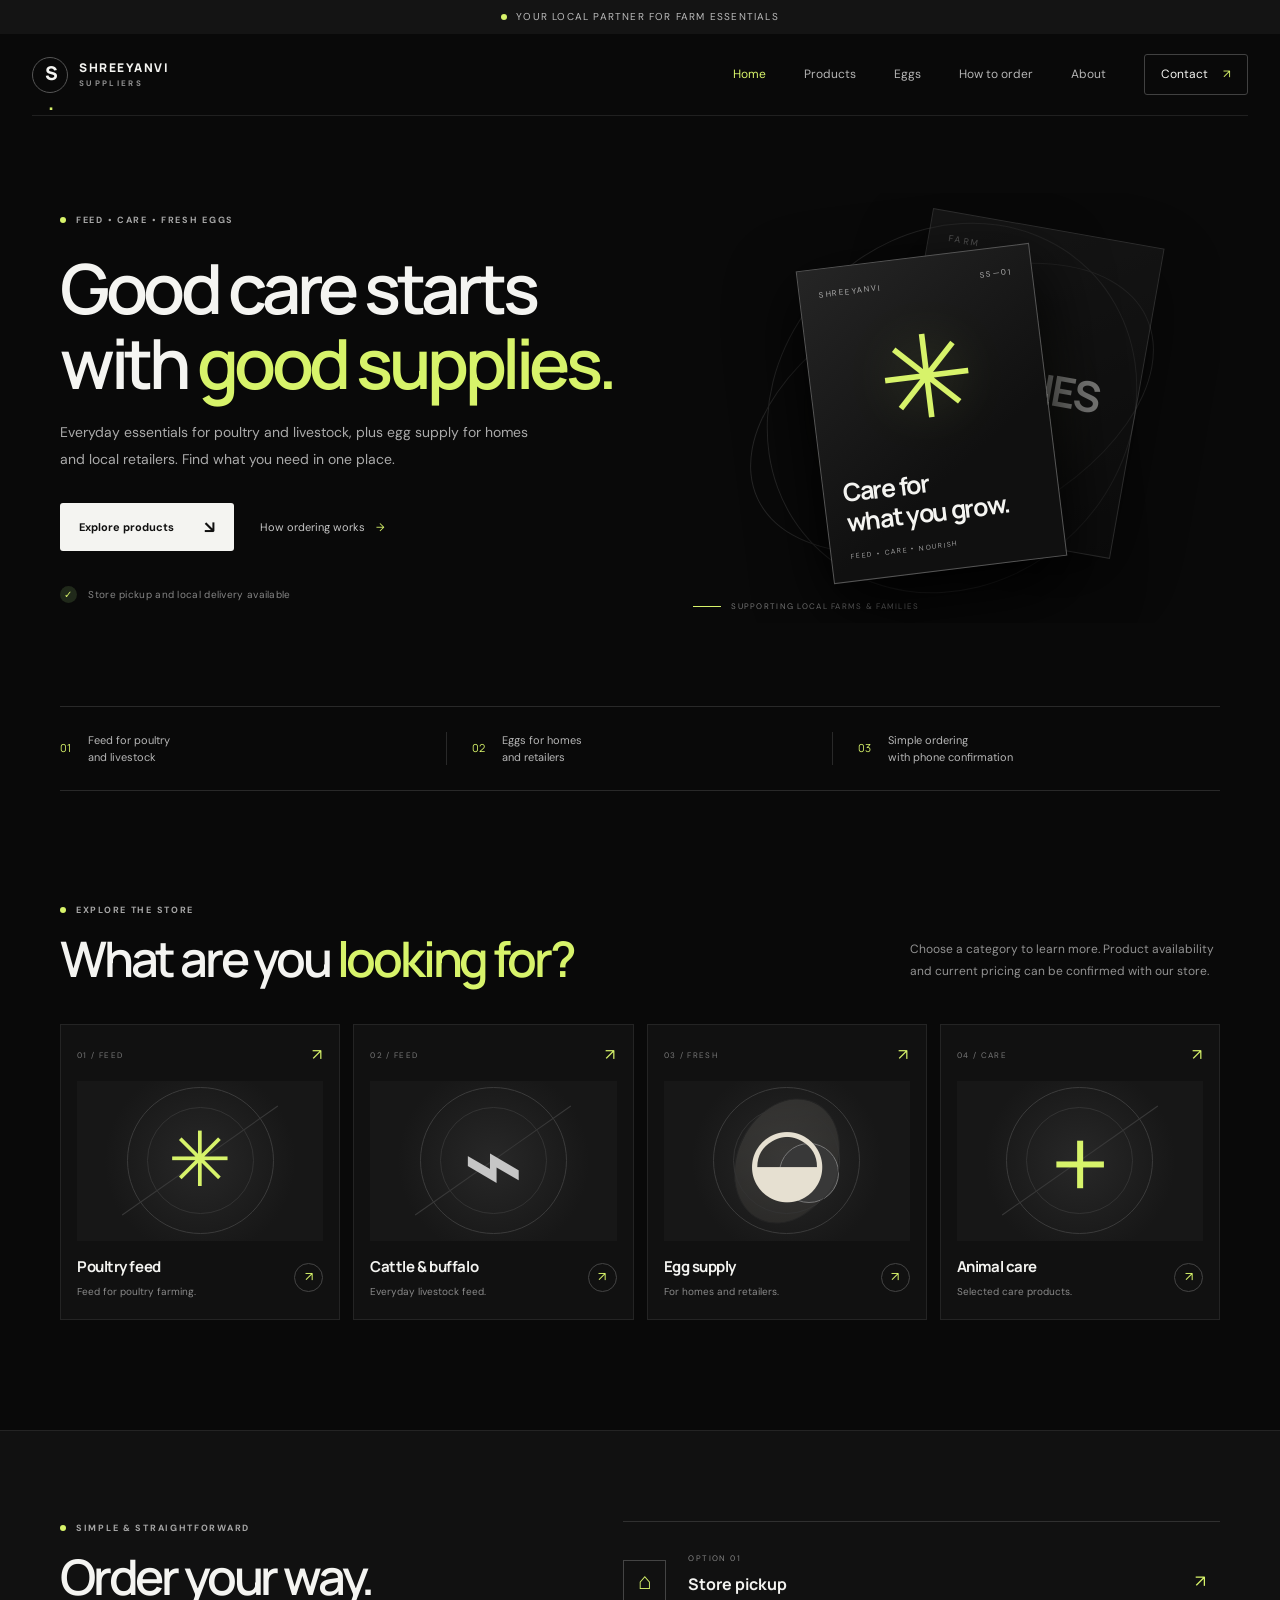
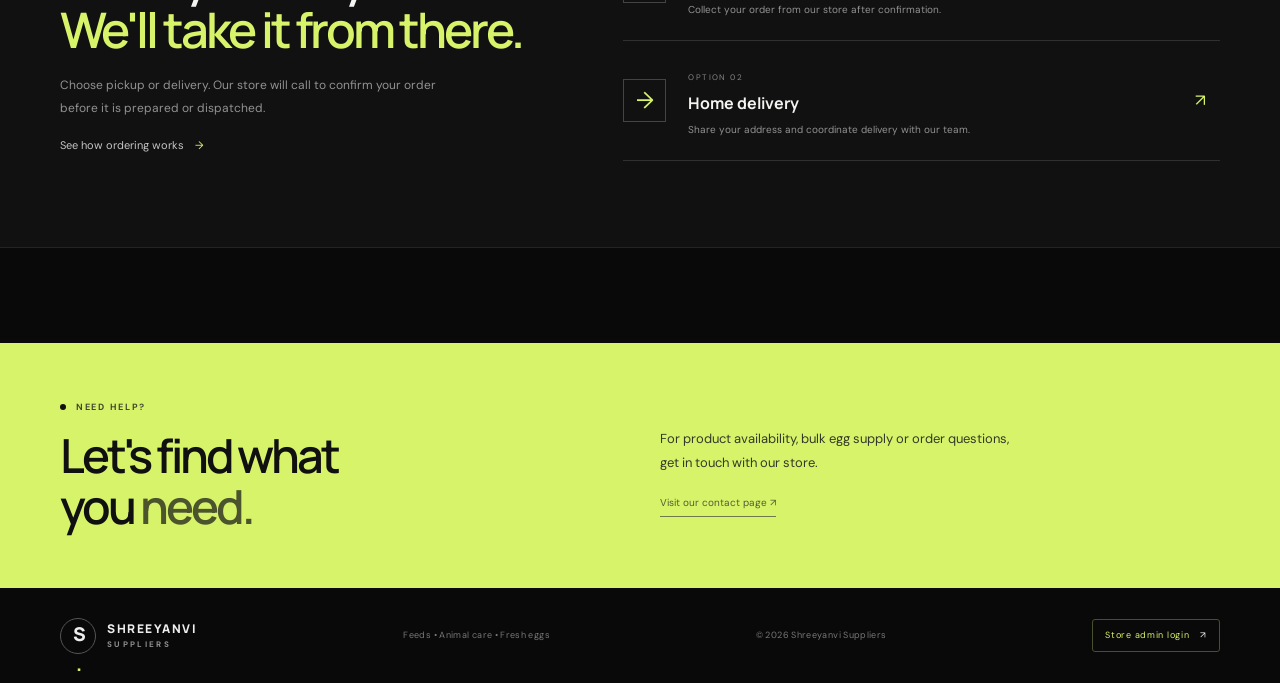
<file: index.html>
<!doctype html>
<html lang="en">
<head>
  <meta charset="utf-8"><meta name="viewport" content="width=device-width, initial-scale=1">
  <meta name="theme-color" content="#090909">
  <meta name="description" content="Poultry and livestock feed, animal care products and egg supply.">
  <title>Shreeyanvi Suppliers | Home</title>
  <link rel="preconnect" href="https://fonts.googleapis.com"><link rel="preconnect" href="https://fonts.gstatic.com" crossorigin>
  <link href="https://fonts.googleapis.com/css2?family=DM+Sans:wght@400;500;600;700&family=Manrope:wght@400;500;600;700;800&display=swap" rel="stylesheet">
  <link rel="stylesheet" href="styles.css"><script src="app.js" defer></script>
</head>
<body>
  <div class="announcement"><span class="announcement-dot"></span> Your local partner for farm essentials</div>
  <header class="site-header">
    <a class="brand" href="index.html"><span class="brand-mark">S<span>.</span></span><span class="brand-name">SHREEYANVI <small>SUPPLIERS</small></span></a>
    <button class="menu-toggle" type="button" aria-label="Open navigation" aria-expanded="false"><span></span><span></span></button>
    <nav class="main-nav" aria-label="Main navigation">
      <a class="active" href="index.html">Home</a><a href="products.html">Products</a><a href="eggs.html">Eggs</a><a href="ordering.html">How to order</a><a href="about.html">About</a><a class="nav-contact" href="contact.html">Contact <span>↗</span></a>
    </nav>
  </header>
  <main>
    <section class="hero section-shell">
      <div class="hero-copy">
        <div class="eyebrow"><span></span> FEED • CARE • FRESH EGGS</div>
        <h1>Good care starts<br>with <em>good supplies.</em></h1>
        <p class="hero-description">Everyday essentials for poultry and livestock, plus egg supply for homes and local retailers. Find what you need in one place.</p>
        <div class="hero-actions"><a class="button button-light" href="products.html">Explore products <span>↘</span></a><a class="text-link" href="ordering.html">How ordering works <span>→</span></a></div>
        <div class="hero-note"><span class="note-icon">✓</span> Store pickup and local delivery available</div>
      </div>
      <div class="hero-art" aria-label="Farm supply illustration">
        <div class="art-orbit orbit-one"></div><div class="art-orbit orbit-two"></div><div class="art-glow"></div>
        <div class="art-card art-card-back"><span>FARM</span><b>SUPPLIES</b><i>01 / EVERYDAY ESSENTIALS</i></div>
        <div class="art-card art-card-front"><div class="art-topline"><span>SHREEYANVI</span><span>SS—01</span></div><div class="art-symbol">✳</div><div class="art-bottom"><strong>Care for<br>what you grow.</strong><span>FEED • CARE • NOURISH</span></div></div>
        <div class="art-caption"><span class="caption-line"></span> SUPPORTING LOCAL FARMS & FAMILIES</div>
      </div>
    </section>
    <section class="trust-strip section-shell"><div><span class="trust-number">01</span><span>Feed for poultry<br>and livestock</span></div><div><span class="trust-number">02</span><span>Eggs for homes<br>and retailers</span></div><div><span class="trust-number">03</span><span>Simple ordering<br>with phone confirmation</span></div></section>
    <section class="categories section-shell">
      <div class="section-heading"><div><div class="eyebrow"><span></span> EXPLORE THE STORE</div><h2>What are you <em>looking for?</em></h2></div><p>Choose a category to learn more. Product availability and current pricing can be confirmed with our store.</p></div>
      <div class="category-grid">
        <a class="category-card category-poultry" href="products.html"><div class="category-top"><span class="category-index">01 / FEED</span><span class="category-arrow">↗</span></div><div class="category-visual visual-poultry"><span>✳</span><i></i></div><div class="category-info"><div><h3>Poultry feed</h3><p>Feed for poultry farming.</p></div><span class="round-arrow">↗</span></div></a>
        <a class="category-card category-livestock" href="products.html"><div class="category-top"><span class="category-index">02 / FEED</span><span class="category-arrow">↗</span></div><div class="category-visual visual-livestock"><span>⌁</span><i></i></div><div class="category-info"><div><h3>Cattle & buffalo</h3><p>Everyday livestock feed.</p></div><span class="round-arrow">↗</span></div></a>
        <a class="category-card category-eggs" href="eggs.html"><div class="category-top"><span class="category-index">03 / FRESH</span><span class="category-arrow">↗</span></div><div class="category-visual visual-eggs"><span>◒</span><i></i><b></b></div><div class="category-info"><div><h3>Egg supply</h3><p>For homes and retailers.</p></div><span class="round-arrow">↗</span></div></a>
        <a class="category-card category-care" href="products.html#animal-care"><div class="category-top"><span class="category-index">04 / CARE</span><span class="category-arrow">↗</span></div><div class="category-visual visual-care"><span>＋</span><i></i></div><div class="category-info"><div><h3>Animal care</h3><p>Selected care products.</p></div><span class="round-arrow">↗</span></div></a>
      </div>
    </section>
    <section class="order-section"><div class="section-shell order-inner"><div class="order-intro"><div class="eyebrow"><span></span> SIMPLE & STRAIGHTFORWARD</div><h2>Order your way.<br><em>We'll take it from there.</em></h2><p>Choose pickup or delivery. Our store will call to confirm your order before it is prepared or dispatched.</p><a class="text-link" href="ordering.html">See how ordering works <span>→</span></a></div><div class="order-options"><article class="order-option"><div class="option-icon">⌂</div><div><span class="option-label">OPTION 01</span><h3>Store pickup</h3><p>Collect your order from our store after confirmation.</p></div><span class="option-arrow">↗</span></article><article class="order-option"><div class="option-icon">→</div><div><span class="option-label">OPTION 02</span><h3>Home delivery</h3><p>Share your address and coordinate delivery with our team.</p></div><span class="option-arrow">↗</span></article></div></div></section>
    <section class="contact-section"><div class="section-shell contact-inner"><div><div class="eyebrow"><span></span> NEED HELP?</div><h2>Let's find what<br>you <em>need.</em></h2></div><div class="contact-copy"><p>For product availability, bulk egg supply or order questions, get in touch with our store.</p><a class="contact-placeholder" href="contact.html">Visit our contact page ↗</a></div></div></section>
  </main>
  <footer class="site-footer section-shell"><a class="brand footer-brand" href="index.html"><span class="brand-mark">S<span>.</span></span><span class="brand-name">SHREEYANVI <small>SUPPLIERS</small></span></a><span>Feeds • Animal care • Fresh eggs</span><span>© <span id="year"></span> Shreeyanvi Suppliers</span><a class="footer-admin-link" href="admin.html">Store admin login <span>↗</span></a></footer>
</body></html>
</file>
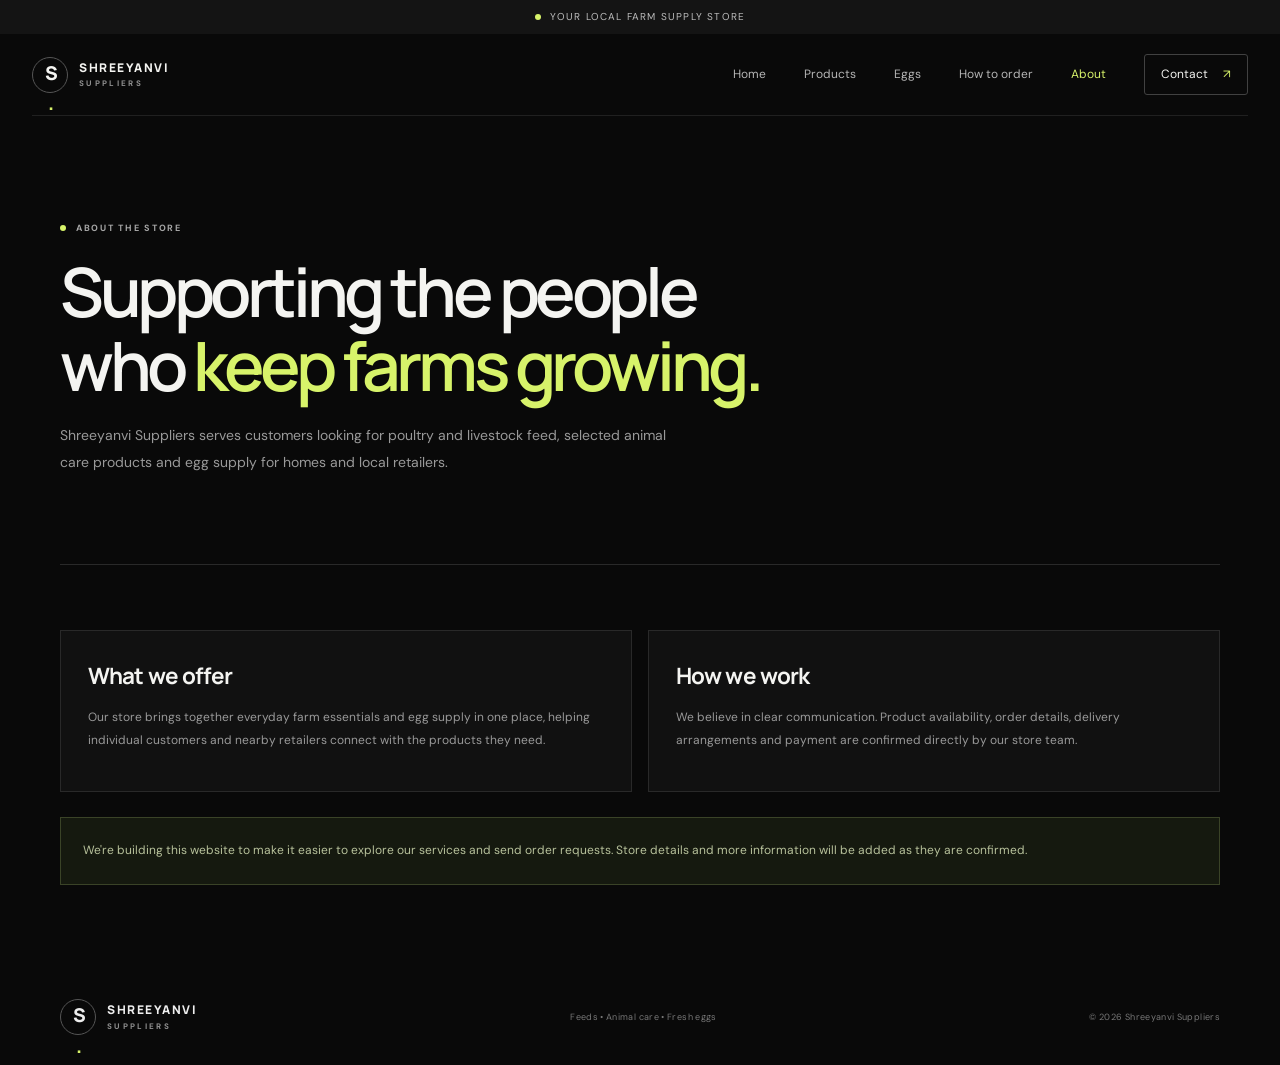
<file: about.html>
<!doctype html><html lang="en"><head><meta charset="utf-8"><meta name="viewport" content="width=device-width, initial-scale=1"><meta name="description" content="Learn about Shreeyanvi Suppliers and its farm essentials."><title>About | Shreeyanvi Suppliers</title><link rel="preconnect" href="https://fonts.googleapis.com"><link rel="preconnect" href="https://fonts.gstatic.com" crossorigin><link href="https://fonts.googleapis.com/css2?family=DM+Sans:wght@400;500;600;700&family=Manrope:wght@400;500;600;700;800&display=swap" rel="stylesheet"><link rel="stylesheet" href="styles.css"><script src="app.js" defer></script></head><body><div class="announcement"><span class="announcement-dot"></span> YOUR LOCAL FARM SUPPLY STORE</div><header class="site-header"><a class="brand" href="index.html"><span class="brand-mark">S<span>.</span></span><span class="brand-name">SHREEYANVI <small>SUPPLIERS</small></span></a><button class="menu-toggle" type="button" aria-label="Open navigation" aria-expanded="false"><span></span><span></span></button><nav class="main-nav"><a href="index.html">Home</a><a href="products.html">Products</a><a href="eggs.html">Eggs</a><a href="ordering.html">How to order</a><a class="active" href="about.html">About</a><a class="nav-contact" href="contact.html">Contact <span>↗</span></a></nav></header><main><section class="page-hero section-shell"><div class="eyebrow"><span></span> ABOUT THE STORE</div><h1>Supporting the people<br>who <em>keep farms growing.</em></h1><p>Shreeyanvi Suppliers serves customers looking for poultry and livestock feed, selected animal care products and egg supply for homes and local retailers.</p></section><section class="page-content section-shell"><div class="content-grid"><article class="content-panel"><h2>What we offer</h2><p>Our store brings together everyday farm essentials and egg supply in one place, helping individual customers and nearby retailers connect with the products they need.</p></article><article class="content-panel"><h2>How we work</h2><p>We believe in clear communication. Product availability, order details, delivery arrangements and payment are confirmed directly by our store team.</p></article></div><div class="page-callout">We're building this website to make it easier to explore our services and send order requests. Store details and more information will be added as they are confirmed.</div></section></main><footer class="site-footer section-shell"><a class="brand footer-brand" href="index.html"><span class="brand-mark">S<span>.</span></span><span class="brand-name">SHREEYANVI <small>SUPPLIERS</small></span></a><span>Feeds • Animal care • Fresh eggs</span><span>© <span id="year"></span> Shreeyanvi Suppliers</span></footer></body></html>
</file>
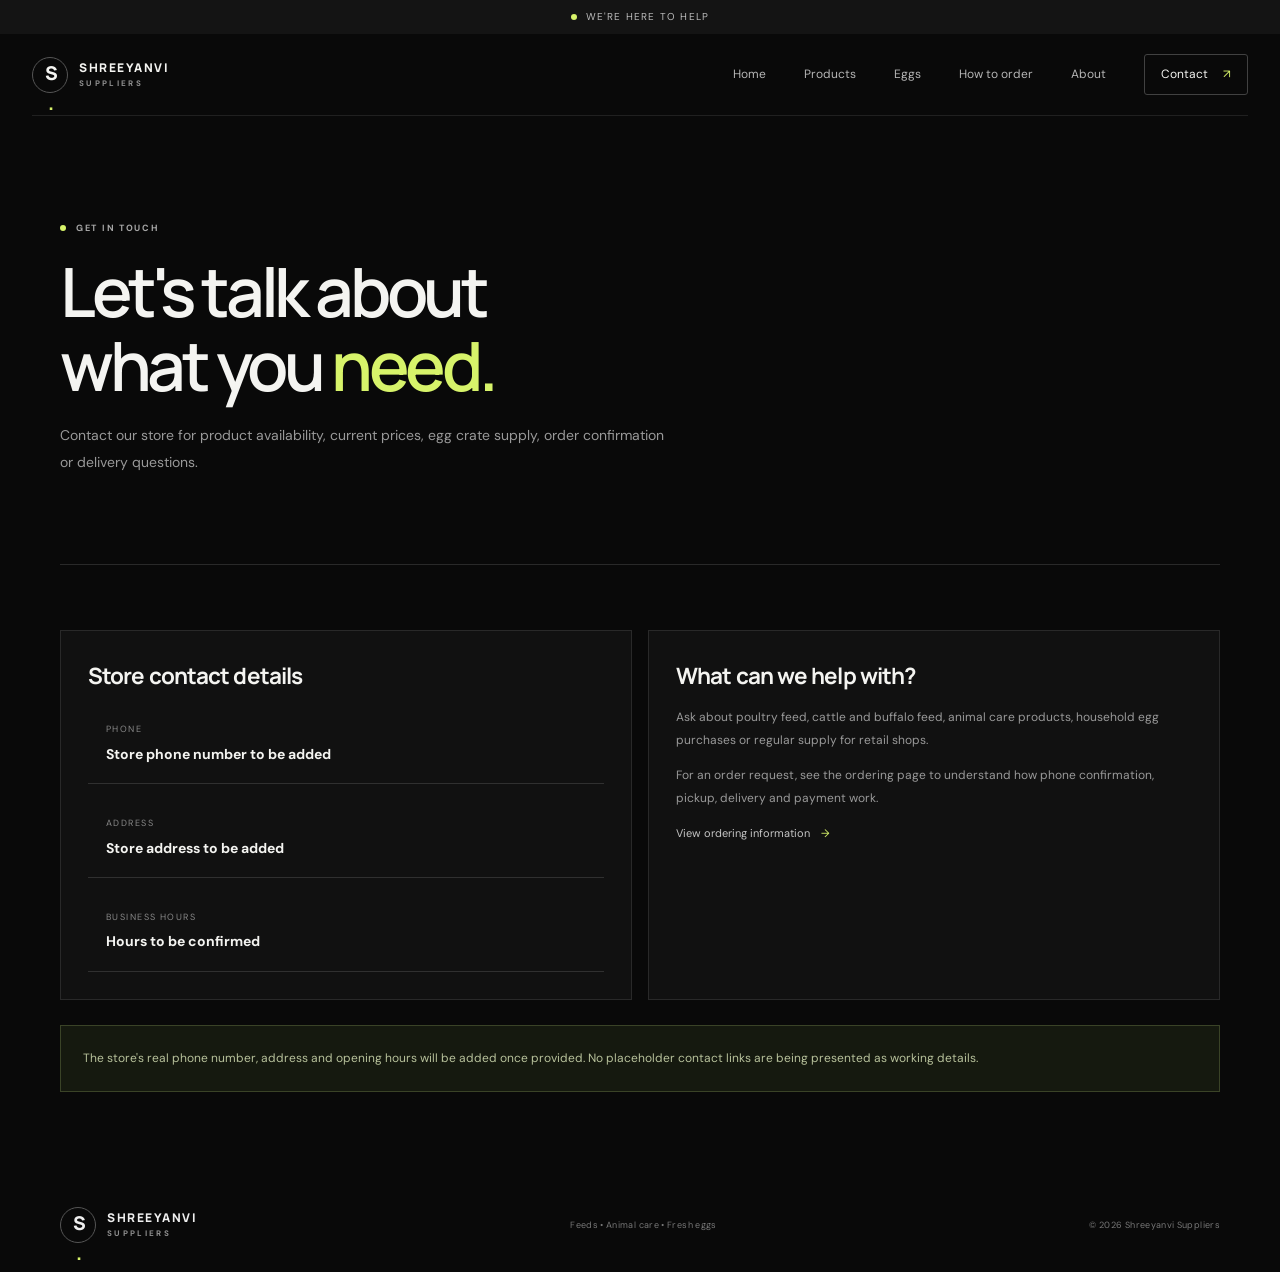
<file: contact.html>
<!doctype html><html lang="en"><head><meta charset="utf-8"><meta name="viewport" content="width=device-width, initial-scale=1"><meta name="description" content="Contact Shreeyanvi Suppliers for products, egg supply and orders."><title>Contact | Shreeyanvi Suppliers</title><link rel="preconnect" href="https://fonts.googleapis.com"><link rel="preconnect" href="https://fonts.gstatic.com" crossorigin><link href="https://fonts.googleapis.com/css2?family=DM+Sans:wght@400;500;600;700&family=Manrope:wght@400;500;600;700;800&display=swap" rel="stylesheet"><link rel="stylesheet" href="styles.css"><script src="app.js" defer></script></head><body><div class="announcement"><span class="announcement-dot"></span> WE'RE HERE TO HELP</div><header class="site-header"><a class="brand" href="index.html"><span class="brand-mark">S<span>.</span></span><span class="brand-name">SHREEYANVI <small>SUPPLIERS</small></span></a><button class="menu-toggle" type="button" aria-label="Open navigation" aria-expanded="false"><span></span><span></span></button><nav class="main-nav"><a href="index.html">Home</a><a href="products.html">Products</a><a href="eggs.html">Eggs</a><a href="ordering.html">How to order</a><a href="about.html">About</a><a class="nav-contact active" href="contact.html">Contact <span>↗</span></a></nav></header><main><section class="page-hero section-shell"><div class="eyebrow"><span></span> GET IN TOUCH</div><h1>Let's talk about<br>what you <em>need.</em></h1><p>Contact our store for product availability, current prices, egg crate supply, order confirmation or delivery questions.</p></section><section class="page-content section-shell"><div class="content-grid"><article class="content-panel"><h2>Store contact details</h2><div class="contact-details"><div class="contact-detail"><span>Phone</span><strong>Store phone number to be added</strong></div><div class="contact-detail"><span>Address</span><strong>Store address to be added</strong></div><div class="contact-detail"><span>Business hours</span><strong>Hours to be confirmed</strong></div></div></article><article class="content-panel"><h2>What can we help with?</h2><p>Ask about poultry feed, cattle and buffalo feed, animal care products, household egg purchases or regular supply for retail shops.</p><p>For an order request, see the ordering page to understand how phone confirmation, pickup, delivery and payment work.</p><p><a class="text-link" href="ordering.html">View ordering information <span>→</span></a></p></article></div><div class="page-callout">The store's real phone number, address and opening hours will be added once provided. No placeholder contact links are being presented as working details.</div></section></main><footer class="site-footer section-shell"><a class="brand footer-brand" href="index.html"><span class="brand-mark">S<span>.</span></span><span class="brand-name">SHREEYANVI <small>SUPPLIERS</small></span></a><span>Feeds • Animal care • Fresh eggs</span><span>© <span id="year"></span> Shreeyanvi Suppliers</span></footer></body></html>
</file>
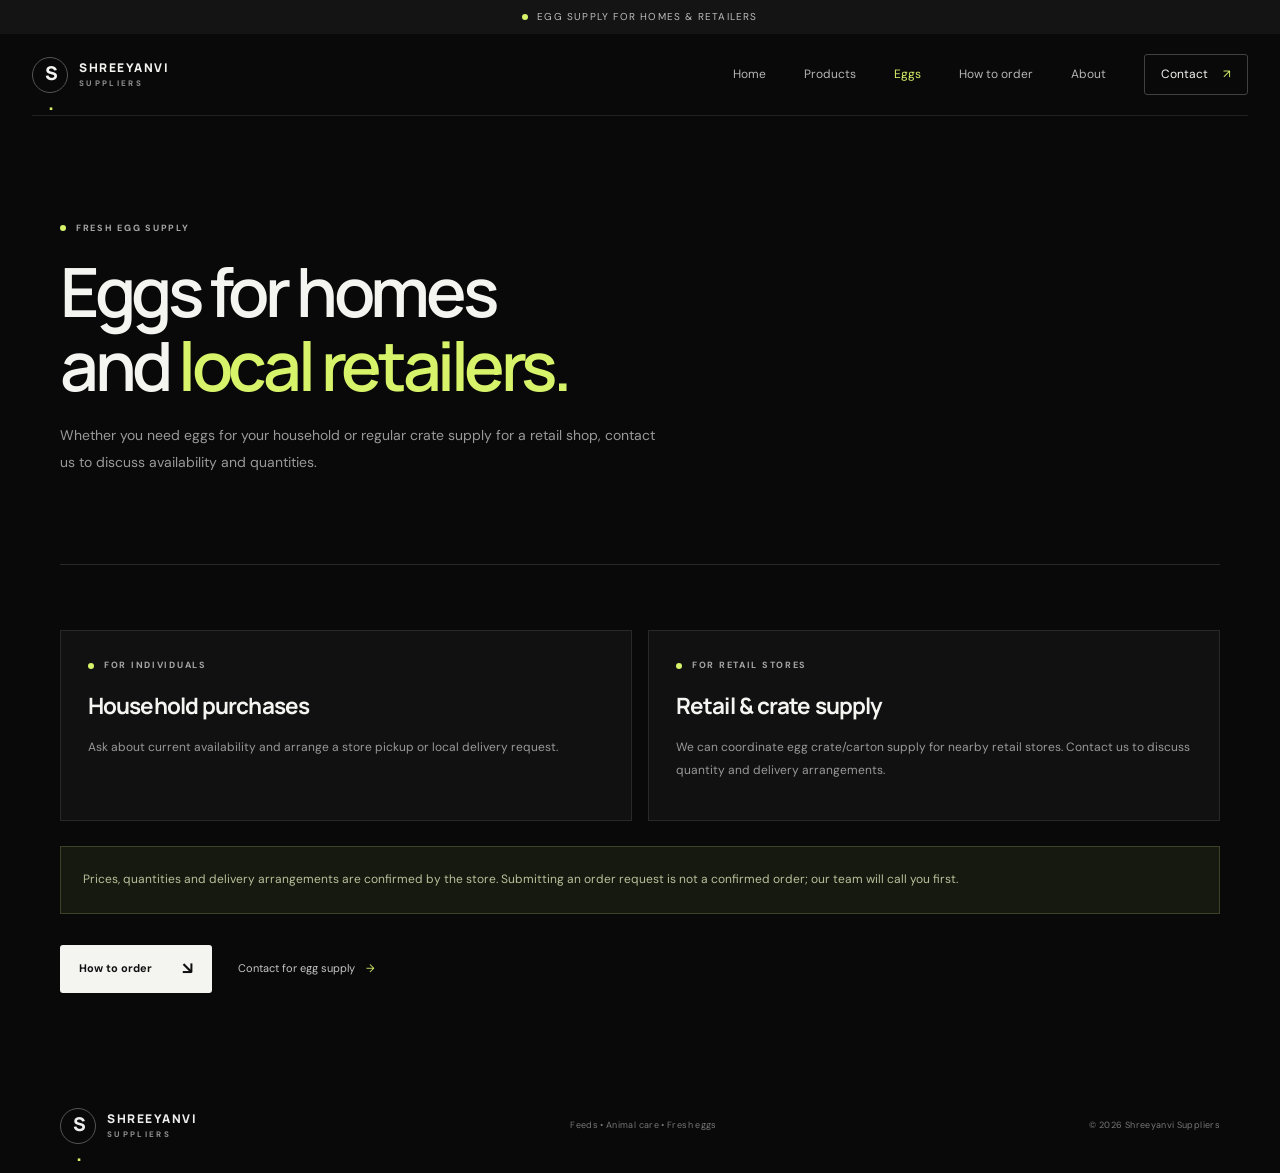
<file: eggs.html>
<!doctype html><html lang="en"><head><meta charset="utf-8"><meta name="viewport" content="width=device-width, initial-scale=1"><meta name="description" content="Egg supply for individual customers and local retailers."><title>Egg Supply | Shreeyanvi Suppliers</title><link rel="preconnect" href="https://fonts.googleapis.com"><link rel="preconnect" href="https://fonts.gstatic.com" crossorigin><link href="https://fonts.googleapis.com/css2?family=DM+Sans:wght@400;500;600;700&family=Manrope:wght@400;500;600;700;800&display=swap" rel="stylesheet"><link rel="stylesheet" href="styles.css"><script src="app.js" defer></script></head><body><div class="announcement"><span class="announcement-dot"></span> EGG SUPPLY FOR HOMES & RETAILERS</div><header class="site-header"><a class="brand" href="index.html"><span class="brand-mark">S<span>.</span></span><span class="brand-name">SHREEYANVI <small>SUPPLIERS</small></span></a><button class="menu-toggle" type="button" aria-label="Open navigation" aria-expanded="false"><span></span><span></span></button><nav class="main-nav"><a href="index.html">Home</a><a href="products.html">Products</a><a class="active" href="eggs.html">Eggs</a><a href="ordering.html">How to order</a><a href="about.html">About</a><a class="nav-contact" href="contact.html">Contact <span>↗</span></a></nav></header><main><section class="page-hero section-shell"><div class="eyebrow"><span></span> FRESH EGG SUPPLY</div><h1>Eggs for homes<br>and <em>local retailers.</em></h1><p>Whether you need eggs for your household or regular crate supply for a retail shop, contact us to discuss availability and quantities.</p></section><section class="page-content section-shell"><div class="content-grid"><article class="content-panel"><div class="eyebrow"><span></span> FOR INDIVIDUALS</div><h2>Household purchases</h2><p>Ask about current availability and arrange a store pickup or local delivery request.</p></article><article class="content-panel"><div class="eyebrow"><span></span> FOR RETAIL STORES</div><h2>Retail & crate supply</h2><p>We can coordinate egg crate/carton supply for nearby retail stores. Contact us to discuss quantity and delivery arrangements.</p></article></div><div class="page-callout">Prices, quantities and delivery arrangements are confirmed by the store. Submitting an order request is not a confirmed order; our team will call you first.</div><div class="hero-actions"><a class="button button-light" href="ordering.html">How to order <span>↘</span></a><a class="text-link" href="contact.html">Contact for egg supply <span>→</span></a></div></section></main><footer class="site-footer section-shell"><a class="brand footer-brand" href="index.html"><span class="brand-mark">S<span>.</span></span><span class="brand-name">SHREEYANVI <small>SUPPLIERS</small></span></a><span>Feeds • Animal care • Fresh eggs</span><span>© <span id="year"></span> Shreeyanvi Suppliers</span></footer></body></html>
</file>
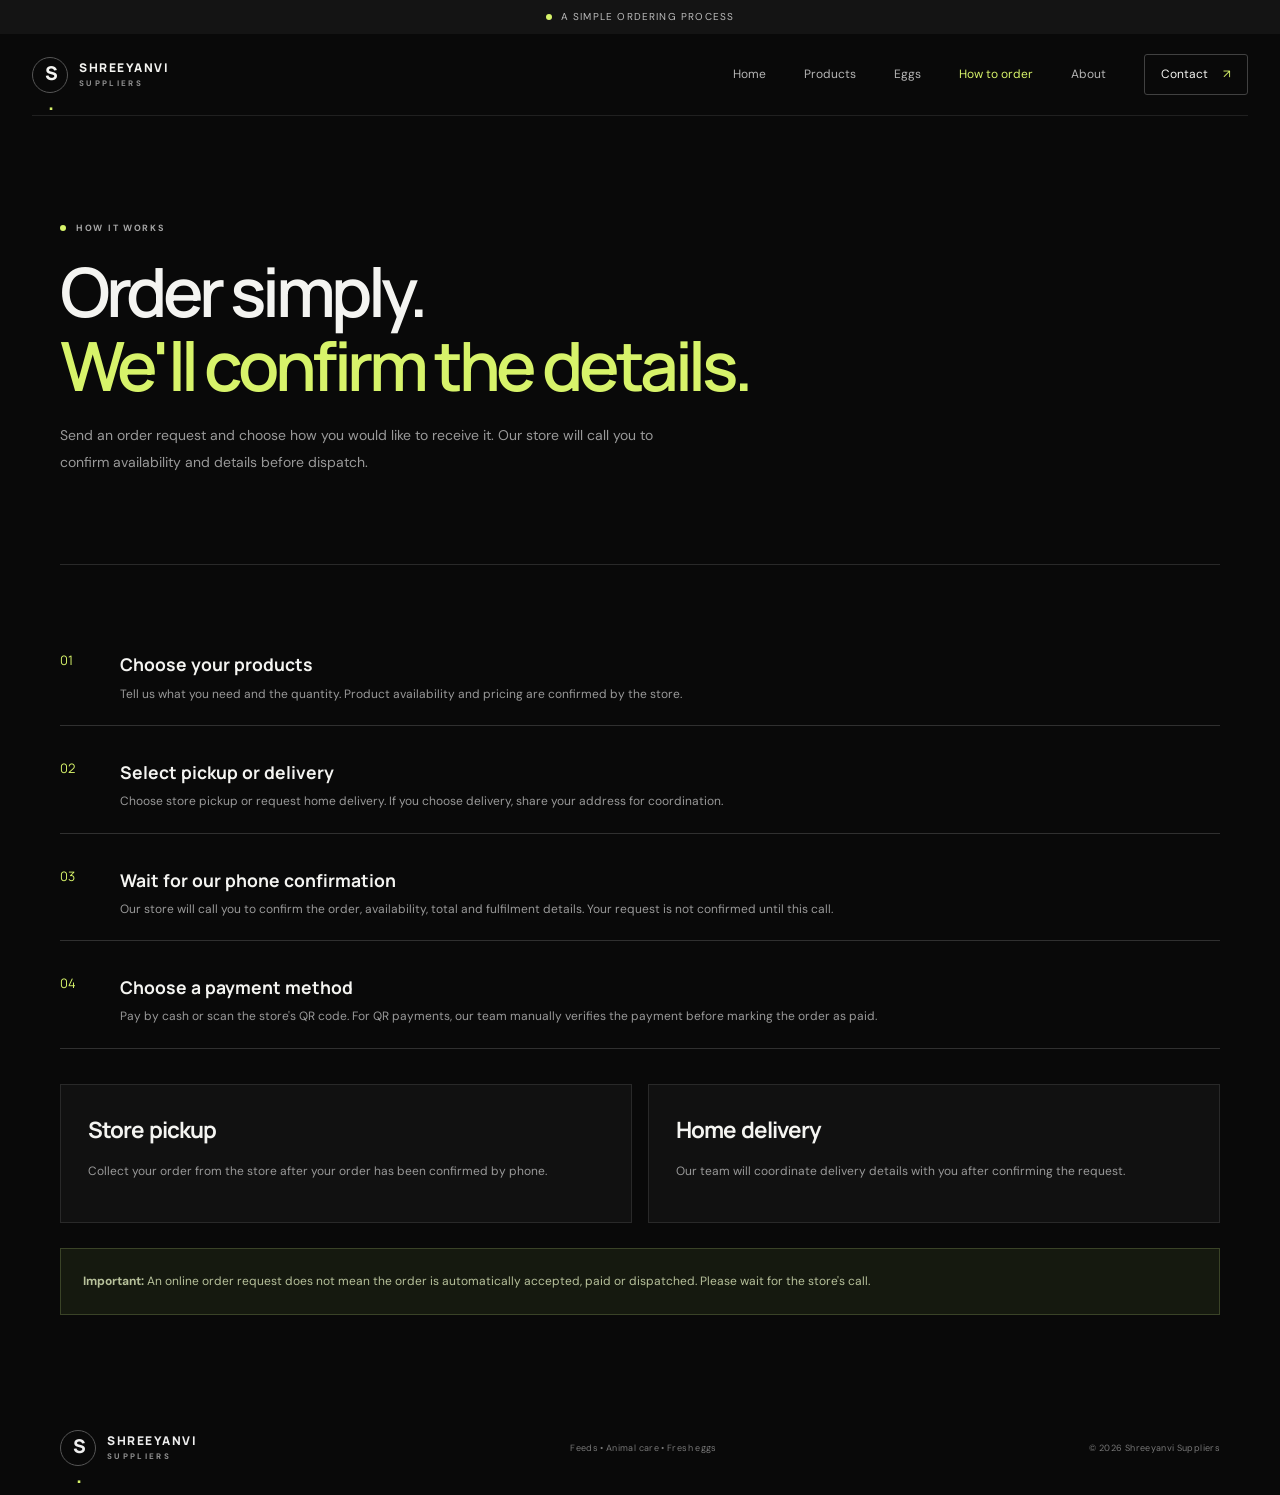
<file: ordering.html>
<!doctype html><html lang="en"><head><meta charset="utf-8"><meta name="viewport" content="width=device-width, initial-scale=1"><meta name="description" content="How to request an order, choose pickup or delivery, and pay."><title>How to Order | Shreeyanvi Suppliers</title><link rel="preconnect" href="https://fonts.googleapis.com"><link rel="preconnect" href="https://fonts.gstatic.com" crossorigin><link href="https://fonts.googleapis.com/css2?family=DM+Sans:wght@400;500;600;700&family=Manrope:wght@400;500;600;700;800&display=swap" rel="stylesheet"><link rel="stylesheet" href="styles.css"><script src="app.js" defer></script></head><body><div class="announcement"><span class="announcement-dot"></span> A SIMPLE ORDERING PROCESS</div><header class="site-header"><a class="brand" href="index.html"><span class="brand-mark">S<span>.</span></span><span class="brand-name">SHREEYANVI <small>SUPPLIERS</small></span></a><button class="menu-toggle" type="button" aria-label="Open navigation" aria-expanded="false"><span></span><span></span></button><nav class="main-nav"><a href="index.html">Home</a><a href="products.html">Products</a><a href="eggs.html">Eggs</a><a class="active" href="ordering.html">How to order</a><a href="about.html">About</a><a class="nav-contact" href="contact.html">Contact <span>↗</span></a></nav></header><main><section class="page-hero section-shell"><div class="eyebrow"><span></span> HOW IT WORKS</div><h1>Order simply.<br><em>We'll confirm the details.</em></h1><p>Send an order request and choose how you would like to receive it. Our store will call you to confirm availability and details before dispatch.</p></section><section class="page-content section-shell"><div class="steps"><article class="step"><div><h3>Choose your products</h3><p>Tell us what you need and the quantity. Product availability and pricing are confirmed by the store.</p></div></article><article class="step"><div><h3>Select pickup or delivery</h3><p>Choose store pickup or request home delivery. If you choose delivery, share your address for coordination.</p></div></article><article class="step"><div><h3>Wait for our phone confirmation</h3><p>Our store will call you to confirm the order, availability, total and fulfilment details. Your request is not confirmed until this call.</p></div></article><article class="step"><div><h3>Choose a payment method</h3><p>Pay by cash or scan the store's QR code. For QR payments, our team manually verifies the payment before marking the order as paid.</p></div></article></div><div class="content-grid" style="margin-top:35px"><article class="content-panel"><h2>Store pickup</h2><p>Collect your order from the store after your order has been confirmed by phone.</p></article><article class="content-panel"><h2>Home delivery</h2><p>Our team will coordinate delivery details with you after confirming the request.</p></article></div><div class="page-callout"><strong>Important:</strong> An online order request does not mean the order is automatically accepted, paid or dispatched. Please wait for the store's call.</div></section></main><footer class="site-footer section-shell"><a class="brand footer-brand" href="index.html"><span class="brand-mark">S<span>.</span></span><span class="brand-name">SHREEYANVI <small>SUPPLIERS</small></span></a><span>Feeds • Animal care • Fresh eggs</span><span>© <span id="year"></span> Shreeyanvi Suppliers</span></footer></body></html>
</file>
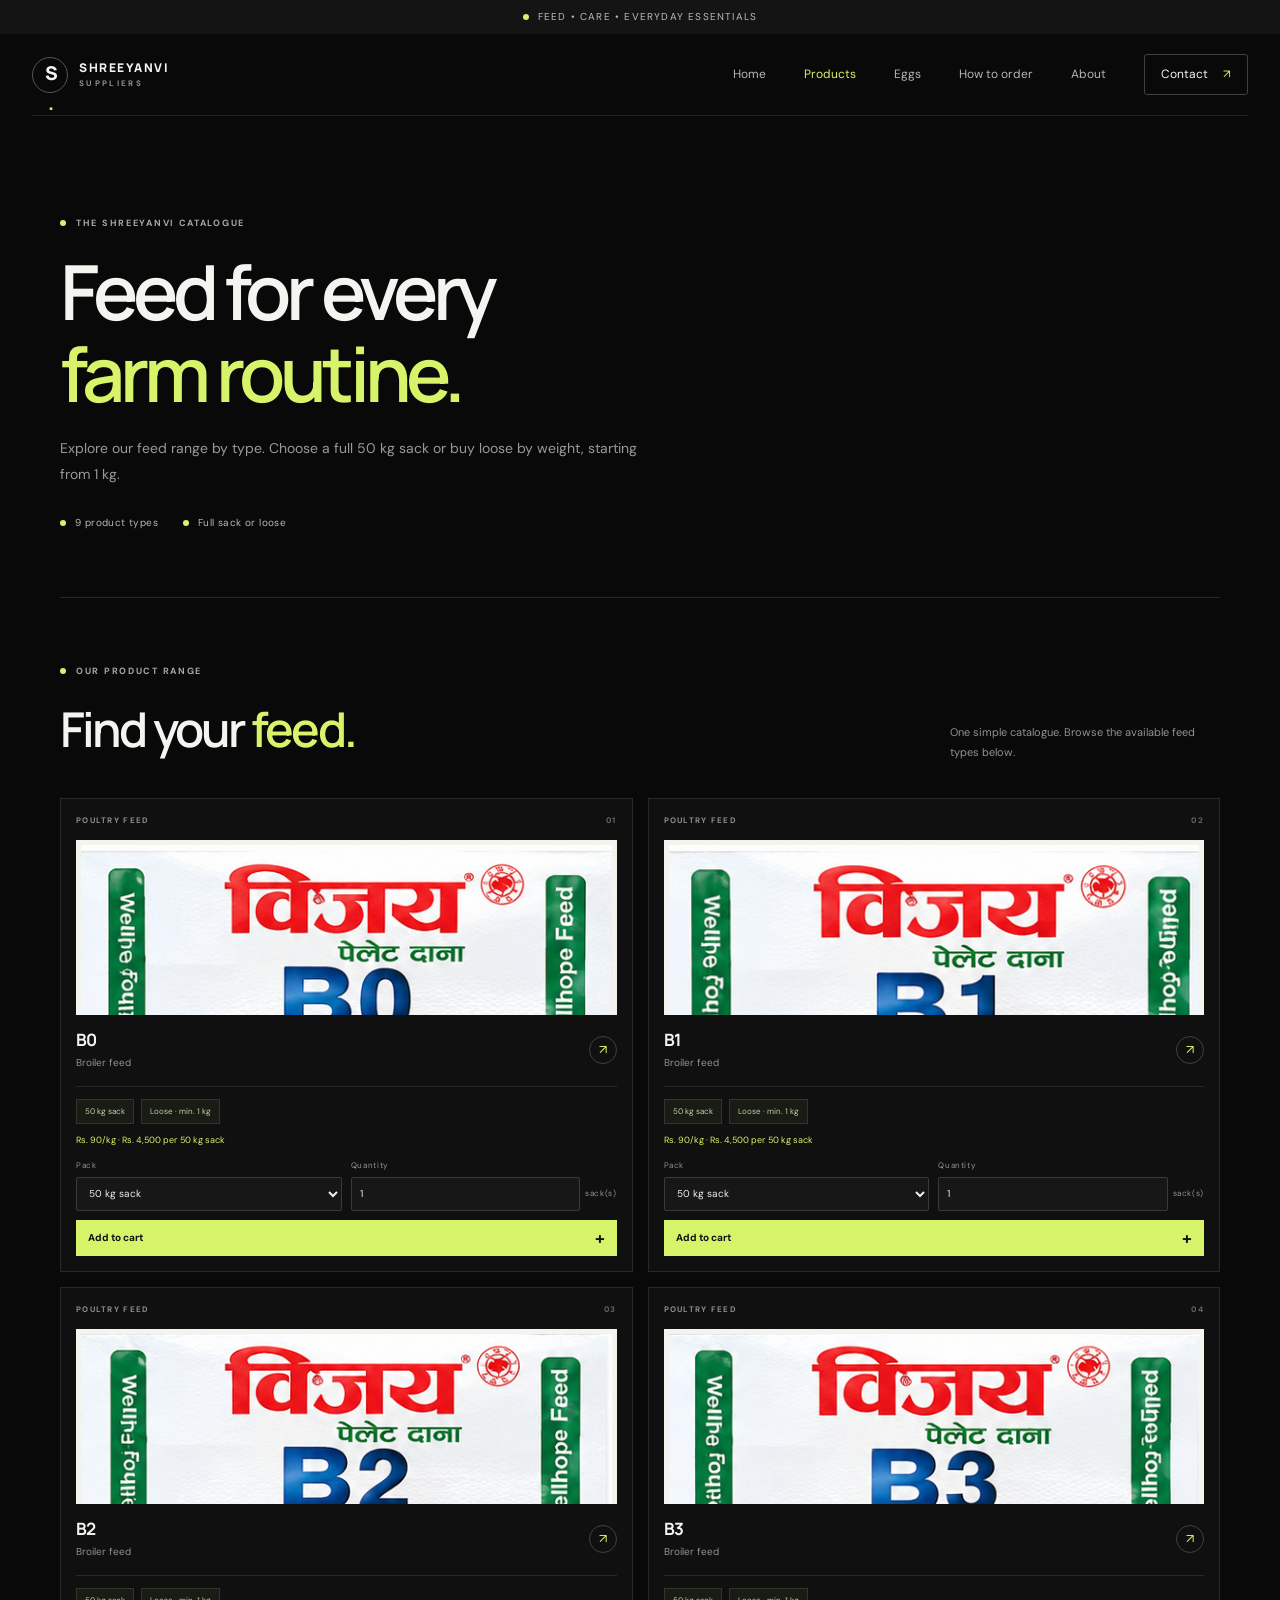
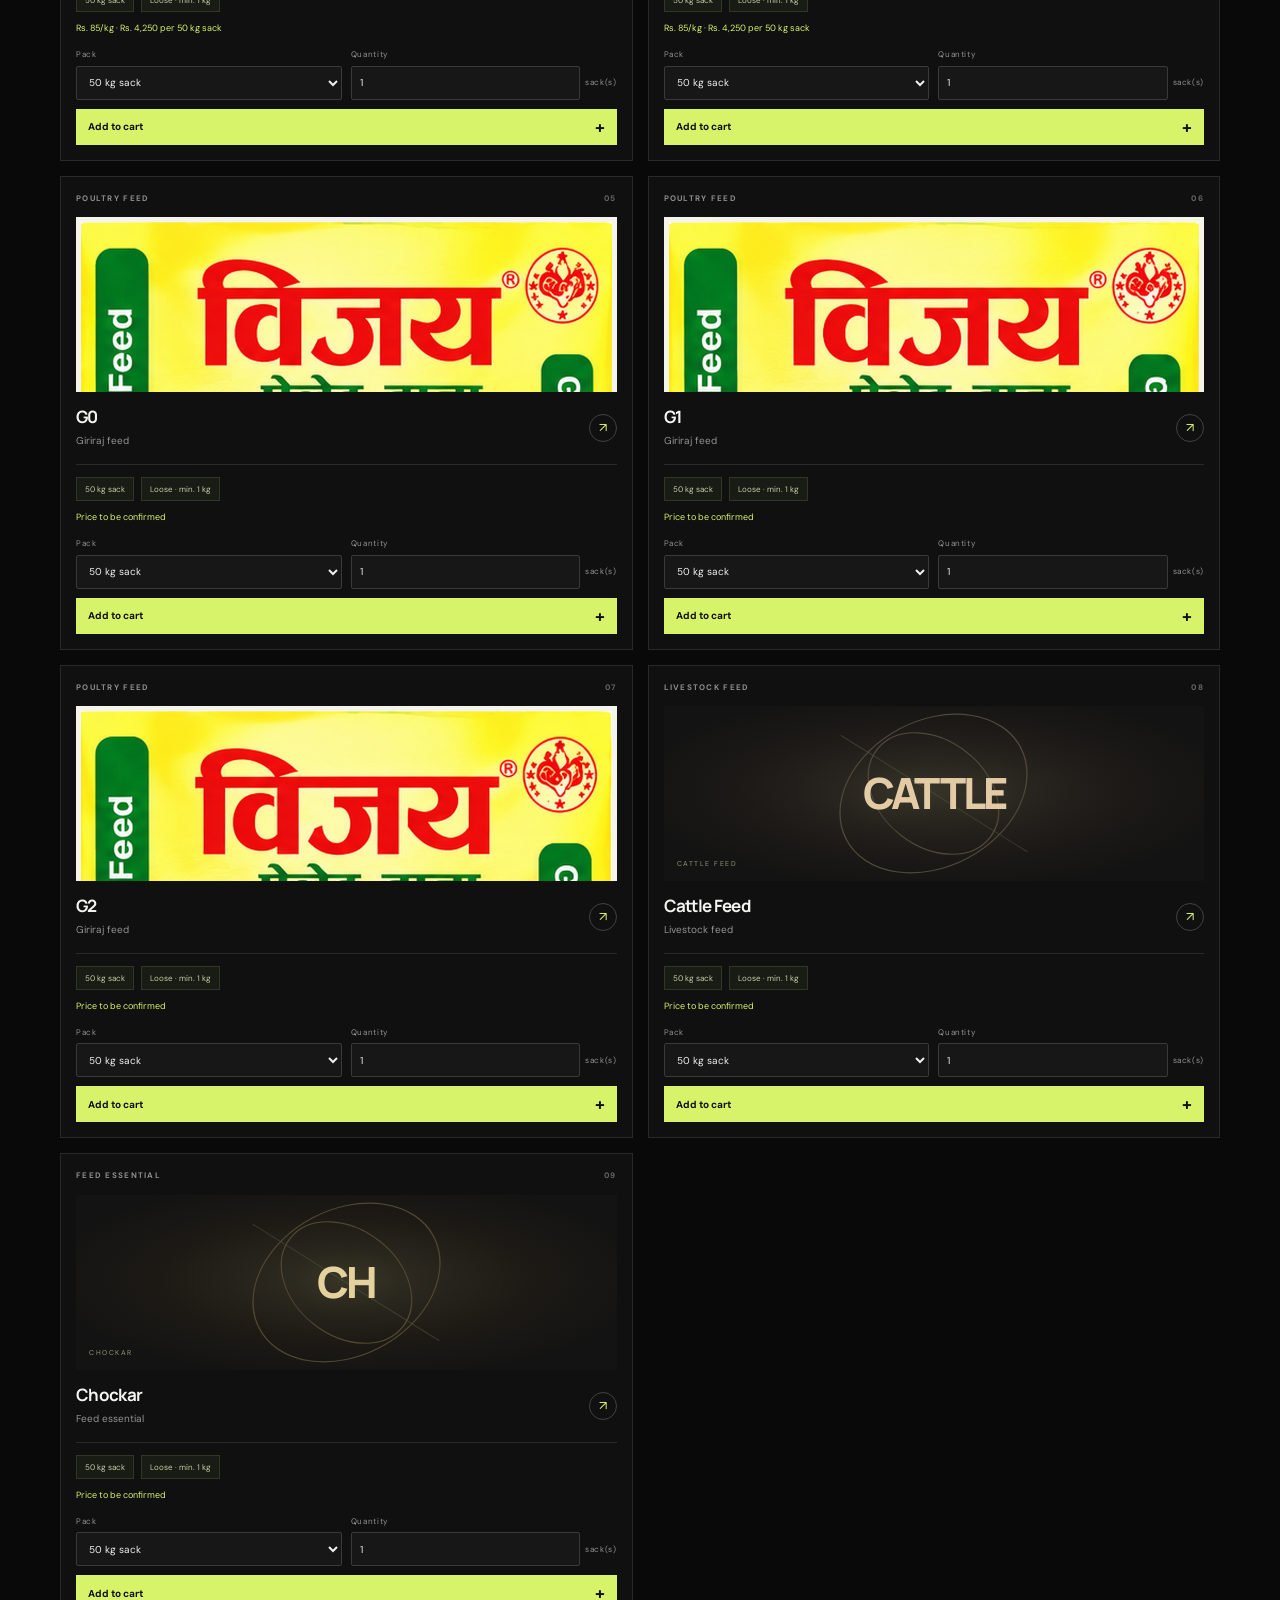
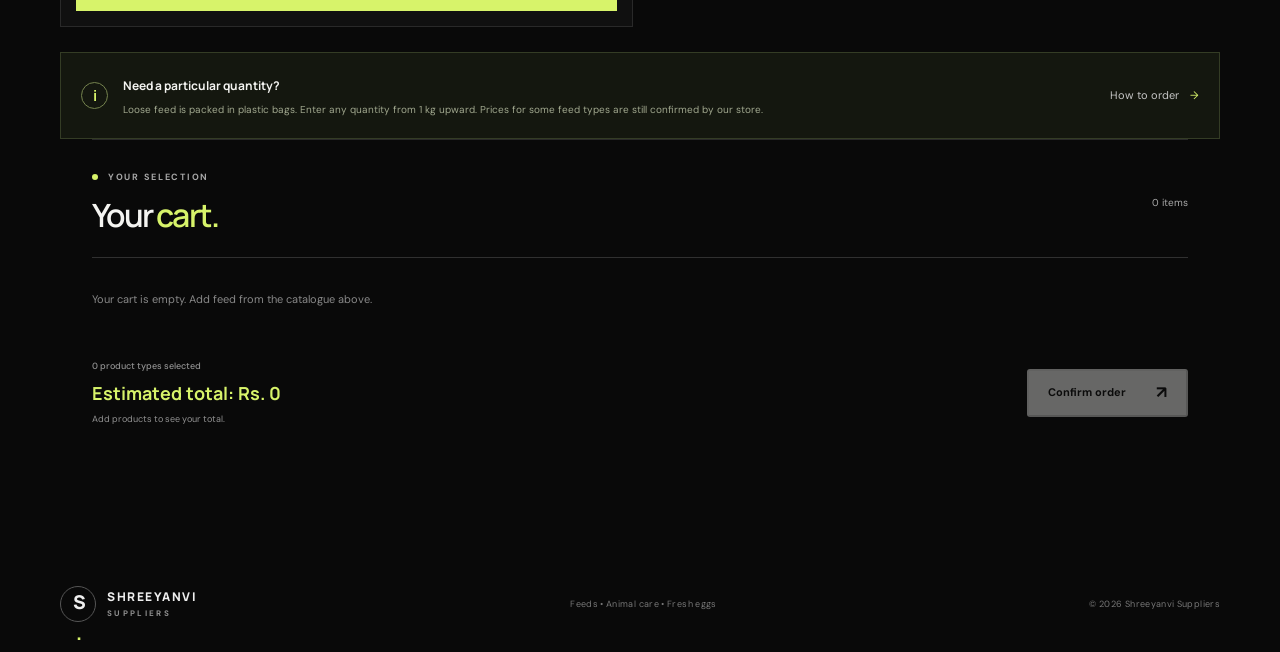
<file: products.html>
<!doctype html>
<html lang="en">
<head>
  <meta charset="utf-8">
  <meta name="viewport" content="width=device-width, initial-scale=1">
  <meta name="description" content="Browse poultry feed, cattle feed and chockar at Shreeyanvi Suppliers.">
  <title>Products | Shreeyanvi Suppliers</title>
  <link rel="preconnect" href="https://fonts.googleapis.com">
  <link rel="preconnect" href="https://fonts.gstatic.com" crossorigin>
  <link href="https://fonts.googleapis.com/css2?family=DM+Sans:wght@400;500;600;700&family=Manrope:wght@400;500;600;700;800&display=swap" rel="stylesheet">
  <link rel="stylesheet" href="styles.css">
  <script src="app.js" defer></script>
  <script src="cart.js" defer></script>
</head>
<body>
  <div class="announcement"><span class="announcement-dot"></span> FEED • CARE • EVERYDAY ESSENTIALS</div>
  <header class="site-header">
    <a class="brand" href="index.html"><span class="brand-mark">S<span>.</span></span><span class="brand-name">SHREEYANVI <small>SUPPLIERS</small></span></a>
    <button class="menu-toggle" type="button" aria-label="Open navigation" aria-expanded="false"><span></span><span></span></button>
    <nav class="main-nav">
      <a href="index.html">Home</a><a class="active" href="products.html">Products</a><a href="eggs.html">Eggs</a><a href="ordering.html">How to order</a><a href="about.html">About</a><a class="nav-contact" href="contact.html">Contact <span>↗</span></a>
    </nav>
  </header>

  <main class="products-page">
    <section class="page-hero section-shell products-hero">
      <div class="eyebrow"><span></span> THE SHREEYANVI CATALOGUE</div>
      <h1>Feed for every<br><em>farm routine.</em></h1>
      <p>Explore our feed range by type. Choose a full 50 kg sack or buy loose by weight, starting from 1 kg.</p>
      <div class="products-hero-meta"><span><i></i> 9 product types</span><span><i></i> Full sack or loose</span></div>
    </section>

    <section class="section-shell product-catalogue">
      <div class="catalogue-heading">
        <div><div class="eyebrow"><span></span> OUR PRODUCT RANGE</div><h2>Find your <em>feed.</em></h2></div>
        <p>One simple catalogue. Browse the available feed types below.</p>
      </div>

      <div class="product-grid" aria-label="Feed products">
        <article class="product-card">
          <div class="product-card-top"><span>POULTRY FEED</span><span class="product-index">01</span></div>
          <div class="product-art product-package-art"><img src="B0.png" alt="B0 broiler feed 50 kg sack packaging" loading="lazy"></div>
          <div class="product-card-info"><div><h3>B0</h3><p>Broiler feed</p></div><span class="product-arrow">↗</span></div>
          <div class="product-options"><span>50 kg sack</span><span>Loose · min. 1 kg</span></div>
        </article>
        <article class="product-card">
          <div class="product-card-top"><span>POULTRY FEED</span><span class="product-index">02</span></div>
          <div class="product-art product-package-art"><img src="B1.png" alt="B1 broiler feed 50 kg sack packaging" loading="lazy"></div>
          <div class="product-card-info"><div><h3>B1</h3><p>Broiler feed</p></div><span class="product-arrow">↗</span></div>
          <div class="product-options"><span>50 kg sack</span><span>Loose · min. 1 kg</span></div>
        </article>
        <article class="product-card">
          <div class="product-card-top"><span>POULTRY FEED</span><span class="product-index">03</span></div>
          <div class="product-art product-package-art"><img src="B2.png" alt="B2 broiler feed 50 kg sack packaging" loading="lazy"></div>
          <div class="product-card-info"><div><h3>B2</h3><p>Broiler feed</p></div><span class="product-arrow">↗</span></div>
          <div class="product-options"><span>50 kg sack</span><span>Loose · min. 1 kg</span></div>
        </article>
        <article class="product-card">
          <div class="product-card-top"><span>POULTRY FEED</span><span class="product-index">04</span></div>
          <div class="product-art product-package-art"><img src="B3.png" alt="B3 broiler feed 50 kg sack packaging" loading="lazy"></div>
          <div class="product-card-info"><div><h3>B3</h3><p>Broiler feed</p></div><span class="product-arrow">↗</span></div>
          <div class="product-options"><span>50 kg sack</span><span>Loose · min. 1 kg</span></div>
        </article>
        <article class="product-card">
          <div class="product-card-top"><span>POULTRY FEED</span><span class="product-index">05</span></div>
          <div class="product-art product-package-art"><img src="G0.png" alt="G0 Giriraj feed 50 kg sack packaging with grey chick" loading="lazy"></div>
          <div class="product-card-info"><div><h3>G0</h3><p>Giriraj feed</p></div><span class="product-arrow">↗</span></div>
          <div class="product-options"><span>50 kg sack</span><span>Loose · min. 1 kg</span></div>
        </article>
        <article class="product-card">
          <div class="product-card-top"><span>POULTRY FEED</span><span class="product-index">06</span></div>
          <div class="product-art product-package-art"><img src="G1.png" alt="G1 Giriraj feed 50 kg sack packaging with growing chicken" loading="lazy"></div>
          <div class="product-card-info"><div><h3>G1</h3><p>Giriraj feed</p></div><span class="product-arrow">↗</span></div>
          <div class="product-options"><span>50 kg sack</span><span>Loose · min. 1 kg</span></div>
        </article>
        <article class="product-card">
          <div class="product-card-top"><span>POULTRY FEED</span><span class="product-index">07</span></div>
          <div class="product-art product-package-art"><img src="G2.png" alt="G2 Giriraj feed 50 kg sack packaging with adult chicken" loading="lazy"></div>
          <div class="product-card-info"><div><h3>G2</h3><p>Giriraj feed</p></div><span class="product-arrow">↗</span></div>
          <div class="product-options"><span>50 kg sack</span><span>Loose · min. 1 kg</span></div>
        </article>
        <article class="product-card">
          <div class="product-card-top"><span>LIVESTOCK FEED</span><span class="product-index">08</span></div>
          <div class="product-art cattle-art"><span class="product-code product-word">CATTLE</span><span class="art-orbit-small"></span><span class="product-art-caption">CATTLE FEED</span></div>
          <div class="product-card-info"><div><h3>Cattle Feed</h3><p>Livestock feed</p></div><span class="product-arrow">↗</span></div>
          <div class="product-options"><span>50 kg sack</span><span>Loose · min. 1 kg</span></div>
        </article>
        <article class="product-card">
          <div class="product-card-top"><span>FEED ESSENTIAL</span><span class="product-index">09</span></div>
          <div class="product-art chockar-art"><span class="product-code product-word">CH</span><span class="art-orbit-small"></span><span class="product-art-caption">CHOCKAR</span></div>
          <div class="product-card-info"><div><h3>Chockar</h3><p>Feed essential</p></div><span class="product-arrow">↗</span></div>
          <div class="product-options"><span>50 kg sack</span><span>Loose · min. 1 kg</span></div>
        </article>
      </div>

      <div class="product-buy-note">
        <div class="buy-note-mark">i</div>
        <div><strong>Need a particular quantity?</strong><p>Loose feed is packed in plastic bags. Enter any quantity from 1 kg upward. Prices for some feed types are still confirmed by our store.</p></div>
        <a class="text-link" href="ordering.html">How to order <span>→</span></a>
      </div>
    </section>
  </main>

  <footer class="site-footer section-shell">
    <a class="brand footer-brand" href="index.html"><span class="brand-mark">S<span>.</span></span><span class="brand-name">SHREEYANVI <small>SUPPLIERS</small></span></a>
    <span>Feeds • Animal care • Fresh eggs</span><span>© <span id="year"></span> Shreeyanvi Suppliers</span>
  </footer>
</body>
</html>
</file>
<file: styles.css>
:root{color-scheme:dark;--bg:#090909;--panel:#111;--panel-2:#151515;--line:#292929;--muted:#999;--soft:#c7c7c7;--white:#f4f4f1;--accent:#d7f36a;--font:"DM Sans",sans-serif;--display:"Manrope",sans-serif}
*{box-sizing:border-box}
html{scroll-behavior:smooth;scroll-padding-top:90px}
body{margin:0;background:var(--bg);color:var(--white);font-family:var(--font);font-size:15px;line-height:1.6;-webkit-font-smoothing:antialiased}
a{color:inherit;text-decoration:none}
button{font:inherit}
.section-shell{width:min(1160px,calc(100% - 64px));margin-inline:auto}
.announcement{height:34px;display:flex;align-items:center;justify-content:center;gap:9px;background:#141414;color:#bcbcbc;font-size:10px;letter-spacing:.12em;text-transform:uppercase}
.announcement-dot,.eyebrow span{width:6px;height:6px;border-radius:50%;background:var(--accent);display:inline-block}
.site-header{height:82px;width:min(1320px,calc(100% - 64px));margin:auto;display:flex;align-items:center;justify-content:space-between;border-bottom:1px solid #202020}
.brand{display:flex;align-items:center;gap:11px}
.brand-mark{width:36px;height:36px;border:1px solid #555;border-radius:50%;display:grid;place-items:center;font-family:var(--display);font-weight:800;font-size:19px;letter-spacing:-2px}
.brand-mark span,.about-mark span{color:var(--accent)}
.brand-name{font-family:var(--display);font-weight:800;font-size:12px;letter-spacing:.13em;line-height:1.2}
.brand-name small{display:block;font-family:var(--font);font-size:8px;letter-spacing:.29em;color:#8e8e8e;margin-top:4px}
.main-nav{display:flex;align-items:center;gap:38px;color:#b5b5b5;font-size:12px}
.main-nav a{transition:color .2s}
.main-nav a:hover,.text-link:hover{color:var(--accent)}
.nav-contact{color:var(--white)!important;border:1px solid #414141;padding:10px 16px;border-radius:3px}
.nav-contact span{color:var(--accent);margin-left:12px}
.menu-toggle{display:none}
.hero{min-height:590px;display:grid;grid-template-columns:1fr .92fr;align-items:center;gap:40px;padding-top:62px;padding-bottom:68px}
.eyebrow{display:flex;align-items:center;gap:10px;color:#a7a7a7;font-size:9px;font-weight:700;letter-spacing:.19em}
.hero h1,.section-heading h2,.order-intro h2,.payment-copy h2,.about-copy h2,.contact-inner h2{font-family:var(--display);font-size:clamp(43px,5.4vw,70px);line-height:1.08;letter-spacing:-.065em;font-weight:600;margin:24px 0 19px}
h1 em,h2 em{font-style:normal;color:var(--accent)}
.hero-description{max-width:470px;color:#aaa;font-size:14px;line-height:1.9}
.hero-actions{display:flex;align-items:center;gap:26px;margin-top:31px}
.button{min-height:48px;padding:0 19px;display:inline-flex;align-items:center;gap:30px;font-size:11px;font-weight:700;border-radius:3px}
.button-light{background:var(--white);color:#101010}
.button-light span{font-size:17px}
.text-link{font-size:11px;color:#c5c5c5;transition:color .2s}
.text-link span{margin-left:8px;color:var(--accent)}
.hero-note{margin-top:35px;color:#858585;font-size:10px;letter-spacing:.03em}
.note-icon{display:inline-grid;place-items:center;width:17px;height:17px;border-radius:50%;background:#20291a;color:var(--accent);margin-right:8px}
.hero-art{height:430px;position:relative;display:grid;place-items:center;overflow:hidden}
.art-glow{position:absolute;width:300px;height:300px;border-radius:50%;background:radial-gradient(circle,rgba(215,243,106,.13),rgba(215,243,106,0) 68%);filter:blur(10px)}
.art-orbit{position:absolute;border:1px solid #262626;border-radius:50%;transform:rotate(-25deg)}
.orbit-one{width:430px;height:250px}
.orbit-two{width:350px;height:390px;transform:rotate(45deg)}
.art-card{position:absolute;width:235px;height:315px;border:1px solid #555;background:linear-gradient(145deg,#252525,#101010 65%);box-shadow:0 25px 70px #000;display:flex;flex-direction:column;justify-content:space-between;padding:19px}
.art-card-back{transform:translate(70px,-25px) rotate(10deg);opacity:.48;background:linear-gradient(145deg,#242424,#111)}
.art-card-back span{font-size:9px;letter-spacing:.3em;color:#aaa}
.art-card-back b{font-family:var(--display);font-size:42px;line-height:1;letter-spacing:-.07em}
.art-card-back i{font-style:normal;font-size:8px;letter-spacing:.18em;color:#888}
.art-card-front{transform:translate(-20px,5px) rotate(-7deg);z-index:2}
.art-topline{display:flex;justify-content:space-between;color:#aaa;font-size:8px;letter-spacing:.2em}
.art-symbol{font-size:115px;color:var(--accent);text-align:center;line-height:1;text-shadow:0 0 55px #d7f36a33}
.art-bottom strong{font-family:var(--display);font-size:25px;line-height:1.15;letter-spacing:-.05em}
.art-bottom span{display:block;margin-top:12px;font-size:7px;letter-spacing:.2em;color:#9b9b9b}
.art-caption{position:absolute;bottom:10px;left:10px;display:flex;align-items:center;gap:10px;color:#777;font-size:8px;letter-spacing:.16em}
.caption-line{width:28px;height:1px;background:var(--accent)}
.trust-strip{border-top:1px solid var(--line);border-bottom:1px solid var(--line);display:grid;grid-template-columns:repeat(3,1fr);padding:25px 0}
.trust-strip>div{display:flex;align-items:center;gap:17px;padding-left:25px;border-right:1px solid var(--line);color:#b6b6b6;font-size:11px;line-height:1.5}
.trust-strip>div:first-child{padding-left:0}
.trust-strip>div:last-child{border:0}
.trust-number{font-family:var(--display);font-size:11px;color:var(--accent)}
.categories{padding-top:112px;padding-bottom:110px}
.section-heading{display:flex;align-items:end;justify-content:space-between;gap:30px;margin-bottom:38px}
.section-heading h2,.order-intro h2,.payment-copy h2,.about-copy h2,.contact-inner h2{font-size:clamp(35px,4vw,49px);margin:16px 0 0}
.section-heading>p{max-width:310px;color:#929292;font-size:12px;line-height:1.8;margin:0 0 4px}
.category-grid{display:grid;grid-template-columns:repeat(4,1fr);gap:13px}
.category-card{min-width:0;background:var(--panel);border:1px solid #242424;padding:17px 16px 19px;transition:transform .25s,border-color .25s;overflow:hidden}
.category-card:hover{transform:translateY(-5px);border-color:#666}
.category-top{display:flex;justify-content:space-between;align-items:center;color:#777;font-size:8px;letter-spacing:.17em}
.category-arrow{color:var(--accent);font-size:16px}
.category-visual{height:160px;position:relative;display:grid;place-items:center;margin:13px 0 14px;overflow:hidden;background:radial-gradient(circle at 50% 50%,#282828,#171717 65%)}
.category-visual:before,.category-visual:after{content:"";position:absolute;border:1px solid #3b3b3b;border-radius:50%;width:145px;height:145px}
.category-visual:after{width:105px;height:105px;border-color:#333}
.category-visual>span{position:relative;z-index:1;font-size:76px;color:var(--accent);font-weight:400}
.category-visual i,.category-visual b{position:absolute;display:block;width:190px;height:1px;background:#383838;transform:rotate(35deg)}
.category-visual i{transform:rotate(-35deg)}
.visual-livestock>span{font-size:105px;color:#c6c6c6}
.visual-eggs>span{font-size:92px;color:#e6e0d1}
.visual-eggs i{width:100px;height:130px;border:1px solid #555;border-radius:50%;background:linear-gradient(145deg,#d6d0c1,#8b8578);transform:rotate(25deg);opacity:.12}
.visual-eggs b{width:60px;height:60px;border-radius:50%;border:1px solid #777;transform:translate(22px,12px)}
.visual-care>span{font-size:92px;color:var(--accent)}
.category-info{display:flex;justify-content:space-between;align-items:center;gap:8px}
.category-info h3{font-family:var(--display);font-size:15px;letter-spacing:-.03em;margin:0 0 5px}
.category-info p{font-size:10px;color:#898989;line-height:1.6;margin:0;max-width:190px}
.round-arrow{flex:0 0 29px;width:29px;height:29px;border:1px solid #444;border-radius:50%;display:grid;place-items:center;color:var(--accent);font-size:13px}
.catalog-note{margin:20px 0 0;color:#777;font-size:10px}
.order-section{background:#111;border-top:1px solid #242424;border-bottom:1px solid #242424}
.order-inner{padding-top:90px;padding-bottom:86px;display:grid;grid-template-columns:.9fr 1.1fr;column-gap:75px;row-gap:35px}
.order-intro h2{margin-bottom:17px}
.order-intro>p,.payment-copy>p,.about-copy>p{max-width:400px;color:#929292;font-size:12px;line-height:1.9}
.order-options{display:flex;flex-direction:column}
.order-option{display:grid;grid-template-columns:48px 1fr 25px;gap:17px;align-items:center;padding:22px 0;border-bottom:1px solid #303030}
.order-option:first-child{border-top:1px solid #303030}
.option-icon{width:43px;height:43px;border:1px solid #444;display:grid;place-items:center;font-size:23px;color:var(--accent)}
.option-label{font-size:8px;letter-spacing:.18em;color:#858585}
.order-option h3,.payment-method h3{font-family:var(--display);font-size:16px;margin:4px 0}
.order-option p,.payment-method p{font-size:10px;color:#929292;margin:0;line-height:1.7}
.option-arrow{color:var(--accent);font-size:17px}
.confirmation-note{grid-column:1/-1;display:flex;align-items:center;gap:13px;background:#191d12;border:1px solid #303b1c;padding:14px 17px}
.confirmation-note>span{width:20px;height:20px;border:1px solid #6d8140;border-radius:50%;display:grid;place-items:center;color:var(--accent);font-size:11px;flex:0 0 20px}
.confirmation-note p{margin:0;color:#a4a99a;font-size:10px;line-height:1.7}
.confirmation-note strong{color:#e5edcf}
.payment-section{display:grid;grid-template-columns:1fr .9fr;gap:90px;padding-top:105px;padding-bottom:105px;align-items:center}
.payment-copy h2{margin-bottom:17px}
.payment-methods{border-top:1px solid #333}
.payment-method{display:grid;grid-template-columns:45px 1fr 20px;align-items:center;gap:15px;padding:20px 0;border-bottom:1px solid #333}
.payment-symbol{width:40px;height:40px;border:1px solid #454545;display:grid;place-items:center;color:var(--accent);font-size:20px}
.qr-symbol{font-size:27px}
.method-check{color:var(--accent);font-size:13px}
.payment-footnote{font-size:9px;color:#737373;padding-top:14px}
.about-section{border-top:1px solid var(--line);border-bottom:1px solid var(--line);padding-top:66px;padding-bottom:66px;display:grid;grid-template-columns:100px 1fr 190px;gap:35px;align-items:center}
.about-mark{font-family:var(--display);font-size:66px;font-weight:800;letter-spacing:-.12em;color:#e6e6e6}
.about-copy h2{font-size:37px}
.about-copy>p{max-width:540px}
.about-side{display:flex;flex-direction:column;gap:12px;color:#8d8d8d;font-size:8px;letter-spacing:.16em}
.about-side span:before{content:"";display:inline-block;width:5px;height:5px;background:var(--accent);border-radius:50%;margin:0 9px 1px 0}
.contact-section{background:var(--accent);color:#101010;margin-top:95px}
.contact-inner{min-height:245px;display:grid;grid-template-columns:1fr 1fr;gap:40px;align-items:center;padding-top:38px;padding-bottom:38px}
.contact-inner .eyebrow{color:#41472d}
.contact-inner .eyebrow span{background:#111}
.contact-inner h2{font-size:47px}
.contact-inner h2 em{color:#4b542d}
.contact-copy p{max-width:350px;color:#343a27;font-size:13px;line-height:1.8}
.contact-placeholder{display:inline-block;margin-top:8px;border-bottom:1px solid #6f784a;padding-bottom:5px;color:#535b38;font-size:10px}
.site-footer{min-height:95px;display:flex;align-items:center;justify-content:space-between;gap:20px;color:#777;font-size:9px;letter-spacing:.04em}
.footer-brand .brand-mark{border-color:#555;color:#eee}
.footer-brand .brand-name{color:#eee}
@media(max-width:900px){.hero{gap:10px}.hero-art{transform:scale(.9)}.category-grid{grid-template-columns:repeat(2,1fr)}.category-visual{height:180px}.order-inner{column-gap:35px}.payment-section{gap:45px}.about-section{grid-template-columns:70px 1fr}.about-side{grid-column:2;flex-direction:row;flex-wrap:wrap}}
@media(max-width:640px){.section-shell,.site-header{width:calc(100% - 38px)}.announcement{font-size:8px;height:31px}.site-header{height:70px;position:relative;z-index:5}.menu-toggle{display:flex;width:40px;height:40px;border:1px solid #383838;background:transparent;flex-direction:column;justify-content:center;align-items:center;gap:6px}.menu-toggle span{height:1px;width:16px;background:#eee;transition:transform .2s}.menu-toggle[aria-expanded=true] span:first-child{transform:translateY(3.5px) rotate(45deg)}.menu-toggle[aria-expanded=true] span:last-child{transform:translateY(-3.5px) rotate(-45deg)}.main-nav{display:none;position:absolute;top:69px;left:-19px;right:-19px;padding:18px 19px 22px;background:#111;border-bottom:1px solid #333;flex-direction:column;align-items:stretch;gap:0}.main-nav.open{display:flex}.main-nav a{padding:13px 0;border-bottom:1px solid #252525}.main-nav .nav-contact{border:0;padding:13px 0}.hero{grid-template-columns:1fr;padding-top:66px;padding-bottom:38px;gap:0}.hero h1{font-size:49px}.hero-description{font-size:13px}.hero-actions{gap:18px;flex-wrap:wrap}.hero-art{height:350px;transform:none;margin-top:12px}.art-card{width:195px;height:265px}.art-symbol{font-size:95px}.art-bottom strong{font-size:22px}.art-caption{left:0;bottom:0}.trust-strip{grid-template-columns:1fr;padding:10px 0}.trust-strip>div,.trust-strip>div:first-child{padding:13px 0;border-right:0;border-bottom:1px solid var(--line)}.trust-strip>div:last-child{border:0}.categories{padding-top:76px;padding-bottom:75px}.section-heading{display:block}.section-heading>p{margin-top:15px}.section-heading h2,.order-intro h2,.payment-copy h2{font-size:37px}.category-grid{grid-template-columns:1fr 1fr;gap:9px}.category-card{padding:12px 10px 14px}.category-visual{height:125px;margin:10px 0}.category-visual>span{font-size:58px}.visual-livestock>span{font-size:78px}.visual-eggs>span{font-size:70px}.visual-care>span{font-size:72px}.category-info{align-items:flex-start}.category-info h3{font-size:12px}.category-info p{font-size:9px}.round-arrow{width:24px;height:24px;flex-basis:24px;font-size:11px}.order-inner{grid-template-columns:1fr;padding-top:70px;padding-bottom:65px;row-gap:28px}.order-option{grid-template-columns:42px 1fr 20px;gap:12px}.option-icon{width:38px;height:38px}.confirmation-note{grid-column:auto}.payment-section{grid-template-columns:1fr;gap:28px;padding-top:75px;padding-bottom:75px}.about-section{grid-template-columns:48px 1fr;gap:18px;padding-top:48px;padding-bottom:48px}.about-mark{font-size:48px}.about-copy h2{font-size:30px}.about-side{grid-column:1/-1;gap:10px}.about-side span{font-size:7px}.contact-section{margin-top:65px}.contact-inner{grid-template-columns:1fr;gap:10px;padding-top:42px;padding-bottom:42px}.contact-inner h2{font-size:39px}.site-footer{padding-top:25px;padding-bottom:25px;flex-wrap:wrap;justify-content:flex-start;gap:13px 22px}.site-footer>span:last-child{width:100%}}
@media(max-width:360px){.hero h1{font-size:43px}.category-info p{max-width:130px}.category-visual{height:110px}.hero-actions{align-items:flex-start;flex-direction:column}}

/* Multi-page navigation and content */
.main-nav a.active{color:var(--accent)}
.page-hero{padding:105px 0 75px;border-bottom:1px solid var(--line)}
.page-hero h1{font-family:var(--display);font-size:clamp(42px,6vw,68px);line-height:1.08;letter-spacing:-.065em;font-weight:600;margin:20px 0}
.page-hero h1 em{font-style:normal;color:var(--accent)}
.page-hero p{max-width:610px;color:#999;font-size:14px;line-height:1.9}
.page-content{padding-top:65px;padding-bottom:85px}
.content-grid{display:grid;grid-template-columns:repeat(2,minmax(0,1fr));gap:16px}
.content-panel{background:var(--panel);border:1px solid #292929;padding:27px}
.content-panel h2,.content-panel h3{font-family:var(--display);margin:0 0 10px;letter-spacing:-.04em}
.content-panel p,.content-panel li{color:#999;font-size:12px;line-height:1.9}
.content-panel ul{padding-left:18px}
.content-panel .eyebrow{margin-bottom:15px}
.page-callout{margin-top:25px;padding:22px;border:1px solid #3a4327;background:#15190f;color:#b7c19b;font-size:12px;line-height:1.8}
.steps{counter-reset:step;display:grid;gap:12px}
.step{counter-increment:step;display:grid;grid-template-columns:45px 1fr;gap:15px;padding:20px 0;border-bottom:1px solid #303030}
.step:before{content:"0" counter(step);color:var(--accent);font-family:var(--display);font-size:13px}
.step h3{margin:0 0 5px;font-family:var(--display)}
.step p{margin:0;color:#999;font-size:12px;line-height:1.8}
.contact-details{display:grid;gap:14px}
.contact-detail{padding:18px;border-bottom:1px solid #303030}
.contact-detail span{display:block;color:#888;font-size:9px;letter-spacing:.16em;text-transform:uppercase}
.contact-detail strong{display:block;margin-top:6px;font-size:14px}
@media(max-width:640px){.page-hero{padding:72px 0 50px}.page-content{padding-top:42px;padding-bottom:60px}.content-grid{grid-template-columns:1fr}.content-panel{padding:21px}}


/* Product catalogue page */
.products-hero{padding-top:100px;padding-bottom:66px}
.products-hero h1{font-size:clamp(48px,6.5vw,76px)}
.products-hero-meta{display:flex;gap:25px;margin-top:27px;color:#b8b8b8;font-size:10px;letter-spacing:.04em}
.products-hero-meta span{display:flex;align-items:center;gap:9px}
.products-hero-meta i{width:6px;height:6px;border-radius:50%;background:var(--accent);display:inline-block}
.product-catalogue{padding-top:66px;padding-bottom:95px}
.catalogue-heading{display:flex;align-items:end;justify-content:space-between;gap:25px;margin-bottom:30px}
.catalogue-heading h2{font-family:var(--display);font-size:clamp(35px,4vw,48px);letter-spacing:-.06em;font-weight:600;margin:13px 0 0}
.catalogue-heading h2 em{font-style:normal;color:var(--accent)}
.catalogue-heading>p{max-width:270px;color:#929292;font-size:11px;line-height:1.8;margin:0 0 5px}
.product-grid{display:grid;grid-template-columns:repeat(2,minmax(0,1fr));gap:15px}
.product-card{min-width:0;padding:15px;background:#101010;border:1px solid #292929;transition:border-color .2s,transform .2s}
.product-card:hover{border-color:#626b43;transform:translateY(-3px)}
.product-card-top{display:flex;justify-content:space-between;align-items:center;color:#8e8e8e;font-size:8px;font-weight:700;letter-spacing:.16em}
.product-index{color:#666;font-variant-numeric:tabular-nums}
.product-art{height:175px;margin:13px 0 15px;position:relative;overflow:hidden;display:grid;place-items:center;background:radial-gradient(ellipse at 50% 48%,#303522 0,#1a1d16 42%,#131313 78%)}
.product-art:before,.product-art:after{content:"";position:absolute;border:1px solid #4a503b;border-radius:50%;width:145px;height:145px;transform:rotate(-28deg) scaleX(1.35)}
.product-art:after{width:105px;height:105px;border-color:#373d2d;transform:rotate(38deg) scaleX(1.35)}
.product-code{position:relative;z-index:1;font-family:var(--display);font-size:clamp(48px,7vw,75px);font-weight:800;letter-spacing:-.09em;color:#e2f2ae;text-shadow:0 0 38px #d7f36a22}
.product-art-caption{position:absolute;z-index:2;bottom:12px;left:13px;color:#8f9877;font-size:7px;letter-spacing:.22em}
.art-orbit-small{position:absolute;width:220px;height:1px;background:#555b43;transform:rotate(32deg);opacity:.5}
.giriraj-art{background:radial-gradient(ellipse at 50% 48%,#292e34 0,#181b1e 48%,#131313 80%)}
.giriraj-art:before{border-color:#424c50}.giriraj-art:after{border-color:#333d40}.giriraj-art .product-code{color:#c7d9d0}.giriraj-art .product-art-caption{color:#899e95}
.cattle-art{background:radial-gradient(ellipse at 50% 48%,#34302a 0,#1d1a17 48%,#131313 80%)}
.cattle-art:before,.cattle-art:after{border-color:#51483b}
.cattle-art .product-code{color:#e3cba5}
.product-word{font-size:clamp(26px,4vw,43px);letter-spacing:-.07em}
.chockar-art{background:radial-gradient(ellipse at 50% 48%,#343025 0,#1d1a15 48%,#131313 80%)}
.chockar-art:before,.chockar-art:after{border-color:#514832}
.chockar-art .product-code{color:#e4d19d}
.product-card-info{display:flex;justify-content:space-between;align-items:center;gap:10px}
.product-card-info h3{font-family:var(--display);font-size:17px;line-height:1.2;letter-spacing:-.04em;margin:0}
.product-card-info p{font-size:10px;color:#929292;margin:5px 0 0}
.product-arrow{width:28px;height:28px;flex:0 0 28px;border:1px solid #414141;border-radius:50%;display:grid;place-items:center;color:var(--accent);font-size:13px}
.product-options{display:flex;flex-wrap:wrap;gap:7px;margin-top:15px;padding-top:12px;border-top:1px solid #292929}
.product-options span{padding:6px 8px;background:#191b15;border:1px solid #303727;color:#c4cea8;font-size:8px;line-height:1.3}
.product-buy-note{display:flex;align-items:center;gap:15px;margin-top:25px;padding:20px;border:1px solid #343c25;background:#14170f}
.buy-note-mark{width:27px;height:27px;flex:0 0 27px;border:1px solid #75834e;border-radius:50%;display:grid;place-items:center;color:var(--accent);font-family:var(--display);font-weight:700}
.product-buy-note>div:nth-child(2){flex:1}
.product-buy-note strong{font-family:var(--display);font-size:12px}
.product-buy-note p{margin:4px 0 0;color:#a0a78e;font-size:10px;line-height:1.7}
.product-buy-note .text-link{white-space:nowrap}
@media(max-width:640px){
  .products-hero{padding-top:72px;padding-bottom:48px}
  .products-hero h1{font-size:49px}
  .products-hero-meta{gap:15px;flex-wrap:wrap;font-size:9px}
  .product-catalogue{padding-top:43px;padding-bottom:65px}
  .catalogue-heading{display:block;margin-bottom:22px}
  .catalogue-heading>p{margin-top:12px}
  .product-grid{grid-template-columns:repeat(2,minmax(0,1fr));gap:9px}
  .product-card{padding:10px}
  .product-art{height:125px;margin:10px 0 12px}
  .product-art:before{width:105px;height:105px}
  .product-art:after{width:78px;height:78px}
  .product-code{font-size:48px}
  .product-word{font-size:25px}
  .product-card-info h3{font-size:13px}
  .product-card-info p{font-size:9px}
  .product-arrow{width:23px;height:23px;flex-basis:23px;font-size:11px}
  .product-options{gap:5px;margin-top:11px;padding-top:9px}
  .product-options span{font-size:7px;padding:5px 6px}
  .product-buy-note{align-items:flex-start;flex-wrap:wrap;padding:15px;gap:11px}
  .product-buy-note>div:nth-child(2){flex-basis:calc(100% - 40px)}
  .product-buy-note .text-link{margin-left:38px}
}


/* Store administrator login link */
.nav-admin{color:var(--accent)!important;border:1px solid #65743b;padding:10px 14px;border-radius:3px;font-size:11px;font-weight:700;white-space:nowrap}
.nav-admin span{margin-left:9px;color:var(--white)}
.nav-admin:hover{background:#1b2111;border-color:var(--accent)}
@media(max-width:640px){.main-nav .nav-admin{padding:13px 0;border:0;border-bottom:1px solid #252525;border-radius:0}}


/* Admin access link at the bottom of the homepage */
.footer-admin-link{color:var(--accent);font-size:9px;letter-spacing:.08em;border:1px solid #46502e;padding:8px 12px;border-radius:3px;white-space:nowrap;transition:background .2s,border-color .2s}
.footer-admin-link span{margin-left:8px;color:var(--white)}
.footer-admin-link:hover{background:#1b2111;border-color:var(--accent)}
@media(max-width:640px){.footer-admin-link{margin-top:4px}}


/* Customer cart and WhatsApp checkout */
.product-add-controls{display:grid;grid-template-columns:1fr 1fr;gap:9px;margin-top:12px}
.product-choice{display:grid;gap:5px;color:#929292;font-size:8px;letter-spacing:.08em}
.product-choice select,.quantity-wrap input{width:100%;min-width:0;height:34px;background:#171717;border:1px solid #3a3a3a;color:#eee;padding:0 8px;border-radius:2px;font:inherit;font-size:10px}
.quantity-wrap{display:flex;align-items:center;gap:5px}
.quantity-wrap input{flex:1}
.quantity-unit{font-size:8px;color:#929292;white-space:nowrap}
.add-cart-button{grid-column:1/-1;min-height:36px;background:#d7f36a;border:0;color:#111;font:700 10px var(--font);cursor:pointer;text-align:left;padding:0 12px;display:flex;justify-content:space-between;align-items:center}
.add-cart-button span{font-size:17px}
.shopping-cart-panel{padding-top:30px;padding-bottom:35px;border-top:1px solid var(--line)}
.cart-heading,.checkout-top{display:flex;justify-content:space-between;align-items:center;gap:15px}
.cart-heading h2,.checkout-top h2{font:600 32px var(--display);letter-spacing:-.06em;margin:8px 0 0}
.cart-heading h2 em,.checkout-top h2 em{font-style:normal;color:var(--accent)}
.cart-count{color:#aaa;font-size:10px}
.cart-items{margin-top:20px;border-top:1px solid #303030}
.cart-empty{padding:22px 0;color:#888;font-size:11px}
.cart-row{display:flex;justify-content:space-between;align-items:center;gap:12px;padding:15px 0;border-bottom:1px solid #292929}
.cart-row>div:first-child{display:grid;gap:4px}
.cart-row strong{font:600 13px var(--display)}
.cart-row>div:first-child span{font-size:9px;color:#929292}
.cart-controls{display:flex;align-items:center;gap:8px}
.cart-controls button{min-width:27px;height:27px;border:1px solid #444;background:#171717;color:#eee;cursor:pointer}
.cart-controls b{font-size:10px;min-width:38px;text-align:center}
.cart-controls .cart-remove{border:0;background:transparent;color:#b7b7b7;font-size:9px;text-decoration:underline}
.cart-bottom{display:flex;justify-content:space-between;align-items:center;gap:15px;padding-top:18px}
.cart-bottom strong{font-size:10px;color:#aaa}
.cart-bottom button:disabled{opacity:.4;cursor:not-allowed}
.checkout-dialog{width:min(480px,calc(100% - 28px));max-height:90vh;overflow:auto;background:#111;color:#f4f4f1;border:1px solid #484848;padding:0;box-shadow:0 25px 90px #000}
.checkout-dialog::backdrop{background:#000b;backdrop-filter:blur(4px)}
.checkout-form{padding:25px;display:grid;gap:15px}
.dialog-close{width:34px;height:34px;background:#1b1b1b;border:1px solid #444;color:#fff;font-size:22px;cursor:pointer}
.checkout-form>label{display:grid;gap:7px;color:#bbb;font-size:10px}
.checkout-form input,.checkout-form select,.checkout-form textarea{width:100%;background:#191919;border:1px solid #3c3c3c;color:#eee;padding:11px;font:12px var(--font);border-radius:2px}
.checkout-form textarea{resize:vertical}
.checkout-hint{margin:0;color:#9ca28c;font-size:10px;line-height:1.7}
.checkout-submit{border:0;cursor:pointer;justify-content:space-between}
@media(max-width:640px){
 .product-add-controls{gap:7px}
 .product-choice select,.quantity-wrap input{font-size:9px;padding-inline:5px}
 .quantity-wrap{gap:3px}
 .quantity-unit{font-size:7px}
 .cart-bottom{align-items:stretch;flex-direction:column}
 .cart-bottom .button{justify-content:space-between}
 .cart-row{align-items:flex-start;flex-direction:column}
 .cart-controls{width:100%}
 .cart-controls .cart-remove{margin-left:auto}
 .checkout-form{padding:19px}
}


/* Live product prices and cart totals */
.product-price-note{margin:10px 0 0;color:var(--accent);font-size:9px;line-height:1.5}
.cart-totals{display:grid;gap:5px}
.cart-totals #cartSummary{font-size:9px;color:#929292;font-weight:500}
.cart-totals #cartTotal{font-family:var(--display);font-size:18px;color:var(--accent)}
.cart-totals #cartPriceNote{max-width:430px;color:#929292;font-size:9px;line-height:1.6}
.cart-line-total{color:var(--accent)!important;font-size:10px!important}
@media(max-width:640px){.cart-totals #cartTotal{font-size:17px}}

.checkout-contact-options{display:grid;grid-template-columns:1fr 1fr;gap:10px}
.checkout-contact-options .checkout-submit{width:100%;min-height:48px;font-size:10px}
.checkout-contact-options .checkout-sms{background:#252525;color:#f4f4f4;border:1px solid #555;cursor:pointer;justify-content:space-between}
@media(max-width:420px){.checkout-contact-options{grid-template-columns:1fr}}


/* Real broiler feed packaging images on the product catalogue */
.product-package-art{background:#f5f3ed;}
.product-package-art:before,.product-package-art:after{display:none;}
.product-package-art img{display:block;width:100%;height:100%;object-fit:contain;object-position:center;padding:5px;}
</file>
